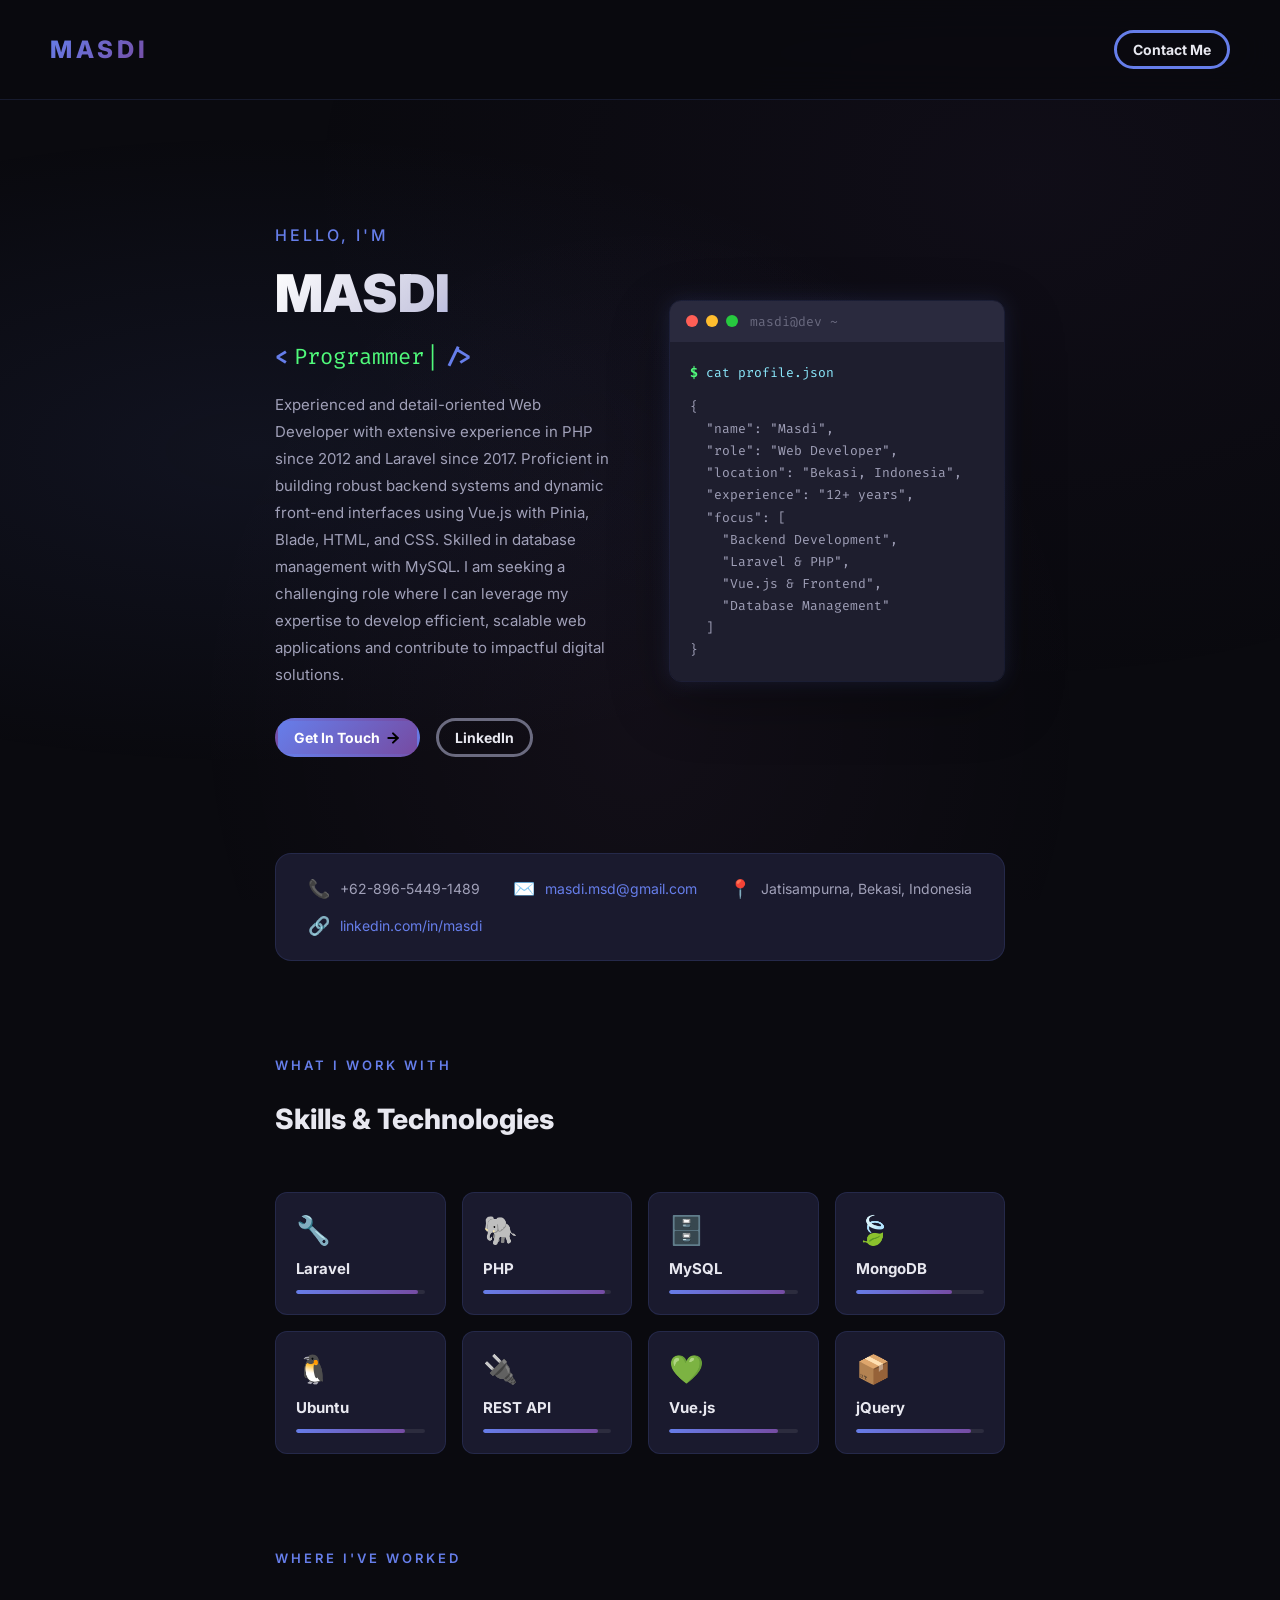
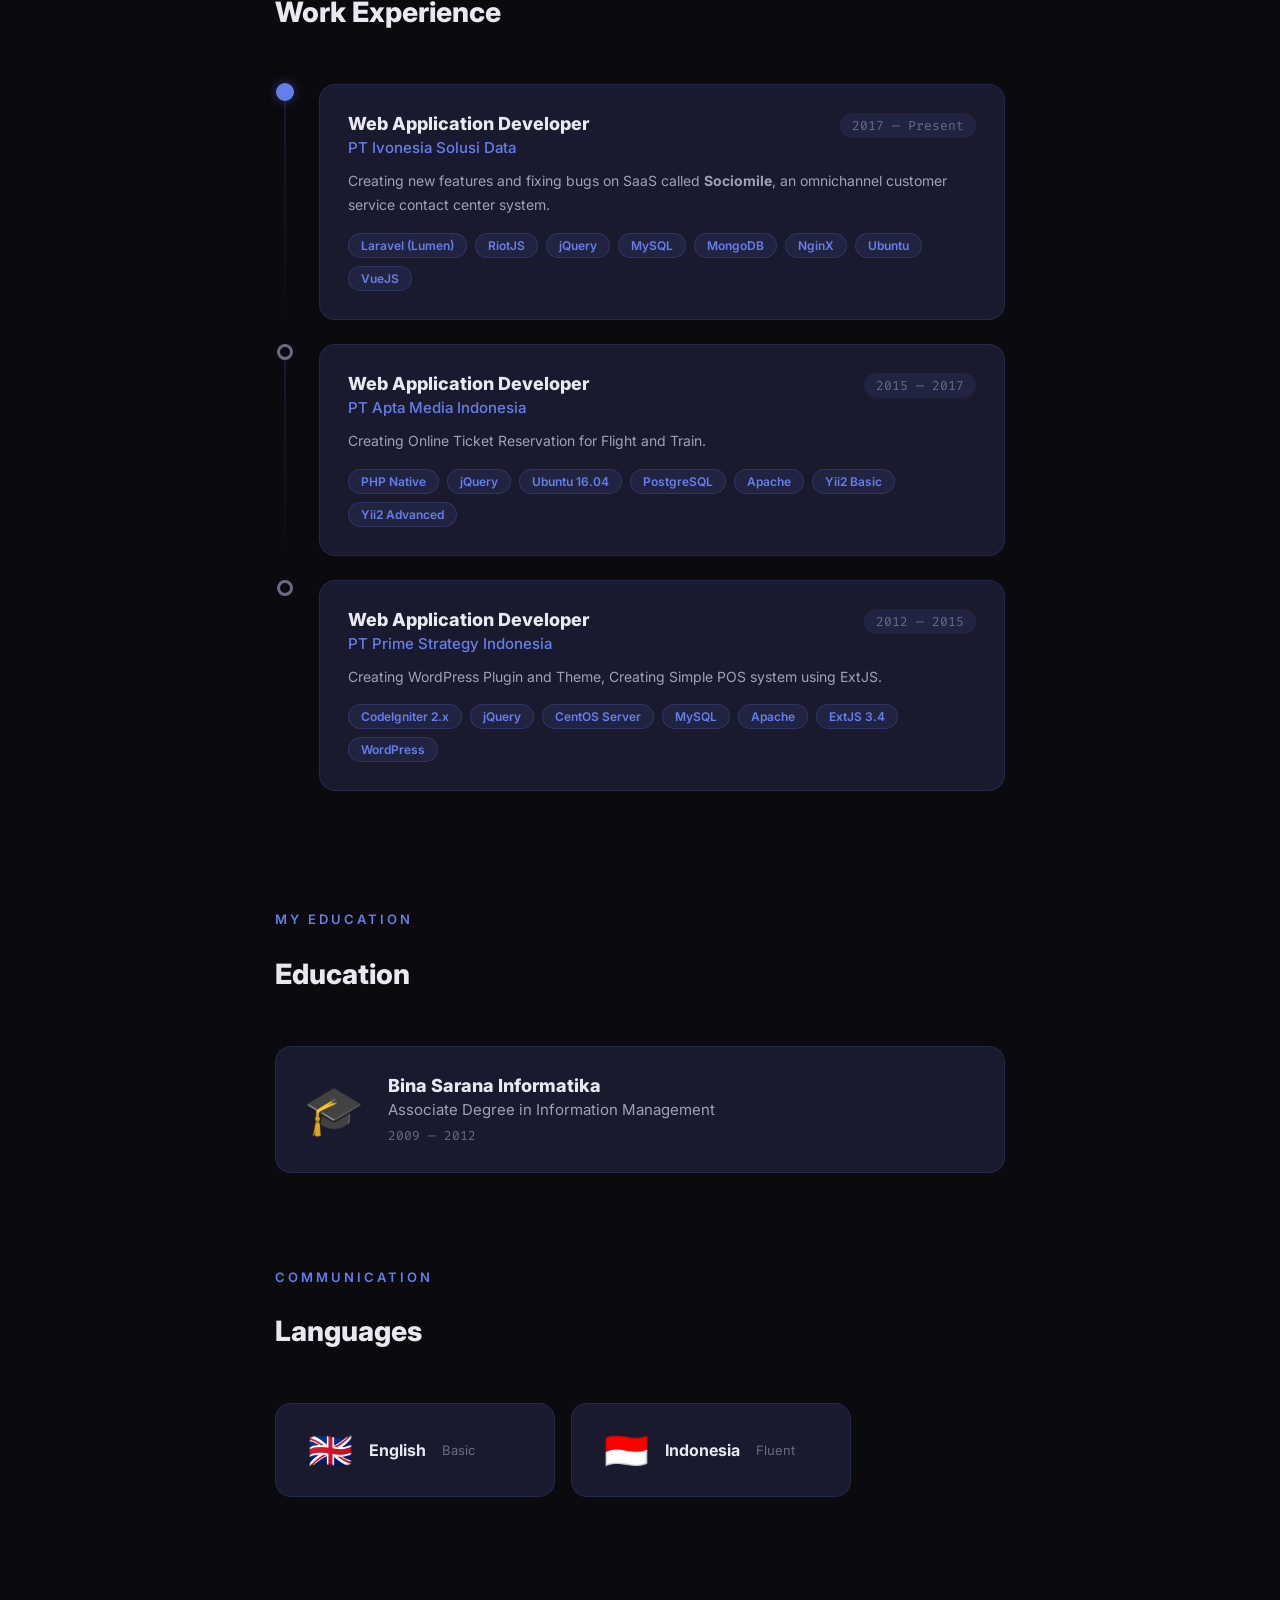
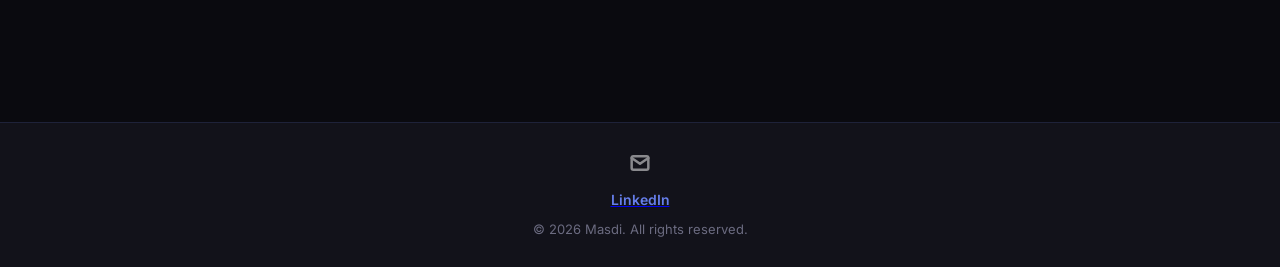
<file: index.html>
<!DOCTYPE html>
<html lang="en">

<head>
  <meta charset="utf-8">
  <link rel="icon" href="./assets/images/1311.png" />
  <title>Masdi | Web Developer</title>
  <meta name="description" content="Masdi - Experienced Web Developer specializing in PHP, Laravel, Vue.js, and MySQL.">
  <meta name="viewport" content="width=device-width, initial-scale=1" />

  <link rel="preconnect" href="https://fonts.googleapis.com">
  <link rel="preconnect" href="https://fonts.gstatic.com" crossorigin>
  <link
    href="https://fonts.googleapis.com/css2?family=Inter:wght@300;400;500;600;700;800;900&family=Fira+Code:wght@400;500&display=swap"
    rel="stylesheet">

  <link rel="stylesheet" href="./css/layout.css">
  <link rel="stylesheet" href="./css/typography.css">
  <link rel="stylesheet" href="./css/utilities.css">
  <link rel="stylesheet" href="./css/profile.css">

  <script defer src="./js/script.js"></script>
</head>

<body>
  <!-- NAVBAR -->
  <div class="navbar">
    <a class="nav-title-link" href="./index.html">
      <span class="nav-title">MASDI</span>
      <a class="button" href="mailto:masdi.msd@gmail.com">
        <span class="button-text">Contact Me</span>
      </a>
    </a>
  </div>

  <!-- MAIN PAGE CONTENT -->
  <div id="main-content">

    <!-- HERO SECTION -->
    <section id="hero-section">
      <div class="hero-content">
        <div class="hero-greeting">Hello, I'm</div>
        <h1 class="hero-name">MASDI</h1>
        <div class="hero-role">
          <span class="role-bracket">&lt;</span>
          <span class="role-text typed-text">Programmer</span>
          <span class="role-bracket">/&gt;</span>
        </div>
        <p class="hero-summary">
          Experienced and detail-oriented Web Developer with extensive experience in PHP since 2012
          and Laravel since 2017. Proficient in building robust backend systems and dynamic front-end
          interfaces using Vue.js with Pinia, Blade, HTML, and CSS. Skilled in database management
          with MySQL. I am seeking a challenging role where I can leverage my expertise to develop
          efficient, scalable web applications and contribute to impactful digital solutions.
        </p>
        <div class="hero-cta">
          <a class="button button-primary" href="mailto:masdi.msd@gmail.com">
            <span class="button-text">Get In Touch</span>
            <image src="./assets/icons/arrow-right.svg" class="right-arrow-icon" />
          </a>
          <a class="button button-outline" href="https://linkedin.com/in/masdi" target="_blank">
            <span class="button-text">LinkedIn</span>
          </a>
        </div>
      </div>
      <div class="hero-terminal">
        <div class="terminal-header">
          <div class="terminal-dots">
            <span class="dot dot-red"></span>
            <span class="dot dot-yellow"></span>
            <span class="dot dot-green"></span>
          </div>
          <span class="terminal-title">masdi@dev ~ </span>
        </div>
        <div class="terminal-body">
          <div class="terminal-line">
            <span class="terminal-prompt">$</span>
            <span class="terminal-command"> cat profile.json</span>
          </div>
          <pre class="terminal-output">{
  "name": "Masdi",
  "role": "Web Developer",
  "location": "Bekasi, Indonesia",
  "experience": "12+ years",
  "focus": [
    "Backend Development",
    "Laravel & PHP",
    "Vue.js & Frontend",
    "Database Management"
  ]
}</pre>
        </div>
      </div>
    </section>

    <!-- CONTACT INFO BAR -->
    <section id="contact-bar">
      <div class="contact-item">
        <span class="contact-icon">📞</span>
        <span class="contact-text">+62-896-5449-1489</span>
      </div>
      <div class="contact-item">
        <span class="contact-icon">✉️</span>
        <a href="mailto:masdi.msd@gmail.com" class="contact-text contact-link">masdi.msd@gmail.com</a>
      </div>
      <div class="contact-item">
        <span class="contact-icon">📍</span>
        <span class="contact-text">Jatisampurna, Bekasi, Indonesia</span>
      </div>
      <div class="contact-item">
        <span class="contact-icon">🔗</span>
        <a href="https://linkedin.com/in/masdi" target="_blank"
          class="contact-text contact-link">linkedin.com/in/masdi</a>
      </div>
    </section>

    <!-- SKILLS SECTION -->
    <section id="skills-section">
      <div class="section-header">
        <span class="section-label">What I Work With</span>
        <h2 class="subheader-text">Skills & Technologies</h2>
      </div>
      <div class="skills-grid">
        <div class="skill-card">
          <div class="skill-icon">🔧</div>
          <div class="skill-name">Laravel</div>
          <div class="skill-bar">
            <div class="skill-bar-fill" style="width: 95%"></div>
          </div>
        </div>
        <div class="skill-card">
          <div class="skill-icon">🐘</div>
          <div class="skill-name">PHP</div>
          <div class="skill-bar">
            <div class="skill-bar-fill" style="width: 95%"></div>
          </div>
        </div>
        <div class="skill-card">
          <div class="skill-icon">🗄️</div>
          <div class="skill-name">MySQL</div>
          <div class="skill-bar">
            <div class="skill-bar-fill" style="width: 90%"></div>
          </div>
        </div>
        <div class="skill-card">
          <div class="skill-icon">🍃</div>
          <div class="skill-name">MongoDB</div>
          <div class="skill-bar">
            <div class="skill-bar-fill" style="width: 75%"></div>
          </div>
        </div>
        <div class="skill-card">
          <div class="skill-icon">🐧</div>
          <div class="skill-name">Ubuntu</div>
          <div class="skill-bar">
            <div class="skill-bar-fill" style="width: 85%"></div>
          </div>
        </div>
        <div class="skill-card">
          <div class="skill-icon">🔌</div>
          <div class="skill-name">REST API</div>
          <div class="skill-bar">
            <div class="skill-bar-fill" style="width: 90%"></div>
          </div>
        </div>
        <div class="skill-card">
          <div class="skill-icon">💚</div>
          <div class="skill-name">Vue.js</div>
          <div class="skill-bar">
            <div class="skill-bar-fill" style="width: 85%"></div>
          </div>
        </div>
        <div class="skill-card">
          <div class="skill-icon">📦</div>
          <div class="skill-name">jQuery</div>
          <div class="skill-bar">
            <div class="skill-bar-fill" style="width: 90%"></div>
          </div>
        </div>
      </div>
    </section>

    <!-- WORK EXPERIENCE SECTION -->
    <section id="experience-section">
      <div class="section-header">
        <span class="section-label">Where I've Worked</span>
        <h2 class="subheader-text">Work Experience</h2>
      </div>

      <div class="timeline">
        <!-- Job 1 -->
        <div class="timeline-item">
          <div class="timeline-marker">
            <div class="timeline-dot active-dot"></div>
            <div class="timeline-line"></div>
          </div>
          <div class="timeline-content">
            <div class="timeline-header">
              <div>
                <h3 class="job-title">Web Application Developer</h3>
                <div class="company-name">PT Ivonesia Solusi Data</div>
              </div>
              <span class="timeline-date">2017 — Present</span>
            </div>
            <p class="job-description">
              Creating new features and fixing bugs on SaaS called <strong>Sociomile</strong>,
              an omnichannel customer service contact center system.
            </p>
            <div class="tech-tags">
              <span class="tech-tag">Laravel (Lumen)</span>
              <span class="tech-tag">RiotJS</span>
              <span class="tech-tag">jQuery</span>
              <span class="tech-tag">MySQL</span>
              <span class="tech-tag">MongoDB</span>
              <span class="tech-tag">NginX</span>
              <span class="tech-tag">Ubuntu</span>
              <span class="tech-tag">VueJS</span>
            </div>
          </div>
        </div>

        <!-- Job 2 -->
        <div class="timeline-item">
          <div class="timeline-marker">
            <div class="timeline-dot"></div>
            <div class="timeline-line"></div>
          </div>
          <div class="timeline-content">
            <div class="timeline-header">
              <div>
                <h3 class="job-title">Web Application Developer</h3>
                <div class="company-name">PT Apta Media Indonesia</div>
              </div>
              <span class="timeline-date">2015 — 2017</span>
            </div>
            <p class="job-description">
              Creating Online Ticket Reservation for Flight and Train.
            </p>
            <div class="tech-tags">
              <span class="tech-tag">PHP Native</span>
              <span class="tech-tag">jQuery</span>
              <span class="tech-tag">Ubuntu 16.04</span>
              <span class="tech-tag">PostgreSQL</span>
              <span class="tech-tag">Apache</span>
              <span class="tech-tag">Yii2 Basic</span>
              <span class="tech-tag">Yii2 Advanced</span>
            </div>
          </div>
        </div>

        <!-- Job 3 -->
        <div class="timeline-item">
          <div class="timeline-marker">
            <div class="timeline-dot"></div>
          </div>
          <div class="timeline-content">
            <div class="timeline-header">
              <div>
                <h3 class="job-title">Web Application Developer</h3>
                <div class="company-name">PT Prime Strategy Indonesia</div>
              </div>
              <span class="timeline-date">2012 — 2015</span>
            </div>
            <p class="job-description">
              Creating WordPress Plugin and Theme, Creating Simple POS system using ExtJS.
            </p>
            <div class="tech-tags">
              <span class="tech-tag">CodeIgniter 2.x</span>
              <span class="tech-tag">jQuery</span>
              <span class="tech-tag">CentOS Server</span>
              <span class="tech-tag">MySQL</span>
              <span class="tech-tag">Apache</span>
              <span class="tech-tag">ExtJS 3.4</span>
              <span class="tech-tag">WordPress</span>
            </div>
          </div>
        </div>
      </div>
    </section>

    <!-- EDUCATION SECTION -->
    <section id="education-section">
      <div class="section-header">
        <span class="section-label">My Education</span>
        <h2 class="subheader-text">Education</h2>
      </div>
      <div class="education-card">
        <div class="education-icon">🎓</div>
        <div class="education-details">
          <h3 class="education-school">Bina Sarana Informatika</h3>
          <div class="education-degree">Associate Degree in Information Management</div>
          <span class="education-year">2009 — 2012</span>
        </div>
      </div>
    </section>

    <!-- LANGUAGES SECTION -->
    <section id="languages-section">
      <div class="section-header">
        <span class="section-label">Communication</span>
        <h2 class="subheader-text">Languages</h2>
      </div>
      <div class="languages-grid">
        <div class="language-card">
          <div class="language-flag">🇬🇧</div>
          <div class="language-name">English</div>
          <div class="language-level">Basic</div>
        </div>
        <div class="language-card">
          <div class="language-flag">🇮🇩</div>
          <div class="language-name">Indonesia</div>
          <div class="language-level">Fluent</div>
        </div>
      </div>
    </section>

  </div>

  <!-- FOOTER -->
  <div id="footer">
    <a class="icon-link" href="mailto:masdi.msd@gmail.com">
      <image src="./assets/icons/mail.svg" class="footer-icon" />
    </a>
    <a class="icon-link" target="_blank" href="https://linkedin.com/in/masdi">
      <span class="footer-text">LinkedIn</span>
    </a>
    <div class="footer-copy">© 2026 Masdi. All rights reserved.</div>
  </div>

</body>

</html>
</file>
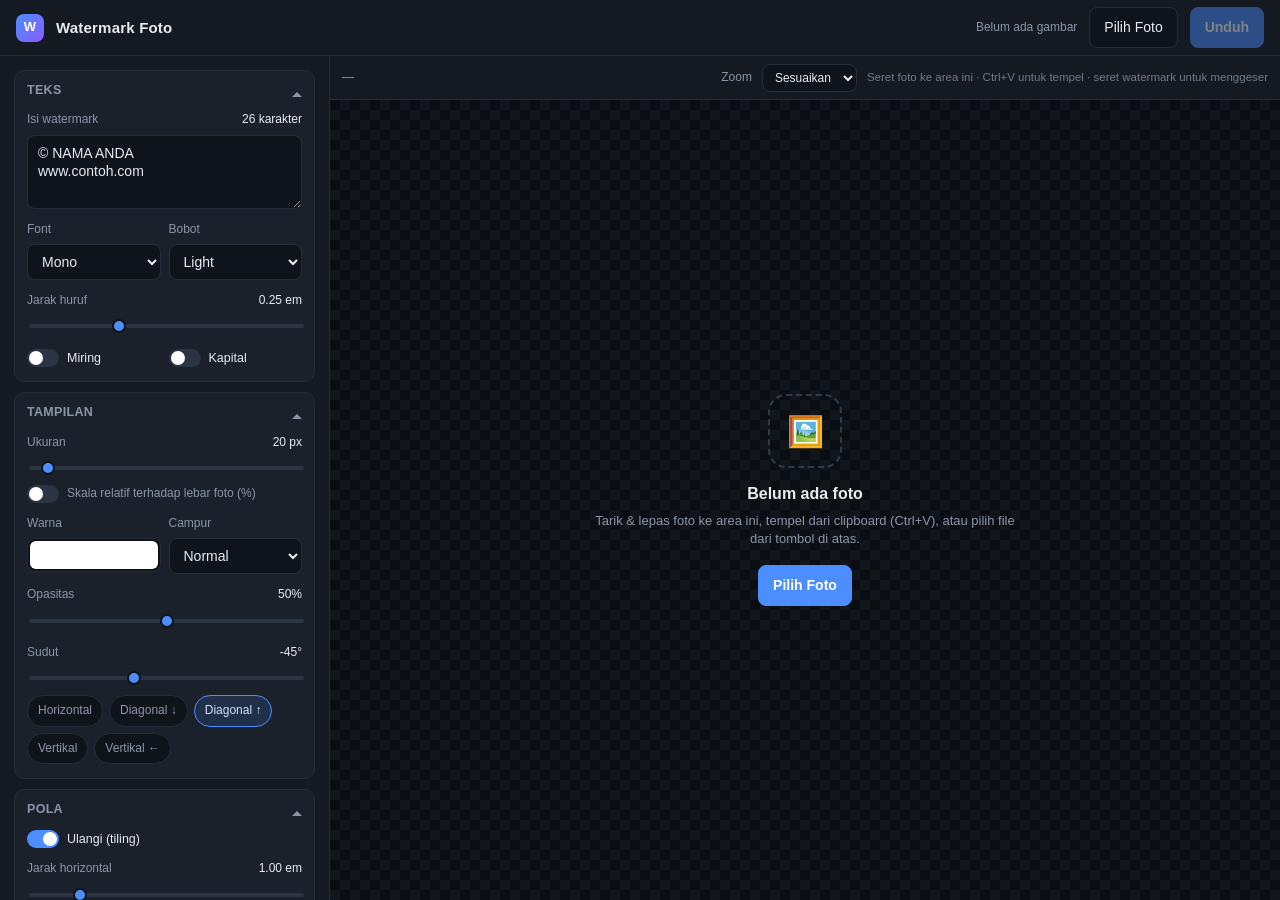
<file: watermark.html>
<!DOCTYPE html>
<html lang="id">
<head>
<meta charset="utf-8">
<meta name="viewport" content="width=device-width, initial-scale=1">
<title>Watermark Foto</title>
<style>
  :root{
    --bg:#0d1015;
    --panel:#141922;
    --panel-2:#1b212b;
    --line:#252d3a;
    --text:#e7ecf3;
    --muted:#8a96a8;
    --accent:#4c8dff;
    --accent-soft:rgba(76,141,255,.14);
    --radius:10px;
  }
  *{box-sizing:border-box}
  html,body{height:100%}
  body{
    margin:0;
    background:var(--bg);
    color:var(--text);
    font:14px/1.45 -apple-system,BlinkMacSystemFont,"Segoe UI",Roboto,Helvetica,Arial,sans-serif;
    -webkit-font-smoothing:antialiased;
  }

  header{
    height:56px;display:flex;align-items:center;gap:12px;
    padding:0 16px;border-bottom:1px solid var(--line);
    background:var(--panel);
  }
  header .logo{
    width:28px;height:28px;border-radius:8px;flex:none;
    background:linear-gradient(135deg,var(--accent),#8a5cff);
    display:grid;place-items:center;font-weight:800;font-size:13px;color:#fff;
  }
  header h1{font-size:15px;margin:0;font-weight:600;letter-spacing:.2px}
  header .spacer{flex:1}
  header .file-name{
    max-width:280px;color:var(--muted);font-size:12px;
    overflow:hidden;text-overflow:ellipsis;white-space:nowrap;
  }

  .layout{display:grid;grid-template-columns:330px 1fr;height:calc(100vh - 56px)}
  @media (max-width:920px){
    .layout{grid-template-columns:1fr;height:auto}
    .panel{max-height:none;border-right:none;border-bottom:1px solid var(--line)}
    .stage{min-height:60vh}
  }

  .panel{
    background:var(--panel);border-right:1px solid var(--line);
    overflow-y:auto;padding:14px 14px 40px;
  }
  .panel::-webkit-scrollbar{width:10px}
  .panel::-webkit-scrollbar-thumb{background:#2a3342;border-radius:10px;border:3px solid var(--panel)}

  .group{margin-bottom:10px;border:1px solid var(--line);border-radius:var(--radius);background:var(--panel-2);overflow:hidden}
  .group > summary{
    list-style:none;cursor:pointer;padding:10px 12px;
    font-weight:600;font-size:12.5px;letter-spacing:.3px;text-transform:uppercase;color:var(--muted);
    display:flex;align-items:center;gap:8px;user-select:none;
  }
  .group > summary::-webkit-details-marker{display:none}
  .group > summary::after{content:"";margin-left:auto;border:5px solid transparent;border-top-color:var(--muted);transform:translateY(2px);transition:transform .15s}
  .group[open] > summary::after{transform:rotate(180deg) translateY(-2px)}
  .group > summary:hover{color:var(--text)}
  .group .body{padding:2px 12px 14px;display:flex;flex-direction:column;gap:12px}

  .field{display:flex;flex-direction:column;gap:6px}
  .field > label,.label{
    display:flex;align-items:center;gap:8px;
    font-size:12px;color:var(--muted);
  }
  .field output{color:var(--text);font-variant-numeric:tabular-nums;font-size:12px;margin-left:auto}
  .row{display:flex;gap:8px}
  .row > *{flex:1;min-width:0}

  textarea,select,input[type=text],input[type=number]{
    width:100%;background:#0f141b;color:var(--text);
    border:1px solid var(--line);border-radius:8px;padding:8px 10px;font:inherit;outline:none;
  }
  textarea{resize:vertical;min-height:74px;line-height:1.35}
  textarea:focus,select:focus,input[type=text]:focus{border-color:var(--accent);box-shadow:0 0 0 3px var(--accent-soft)}

  input[type=range]{
    -webkit-appearance:none;appearance:none;width:100%;height:18px;background:transparent;cursor:pointer;
  }
  input[type=range]::-webkit-slider-runnable-track{height:4px;border-radius:4px;background:#2b3442}
  input[type=range]::-webkit-slider-thumb{
    -webkit-appearance:none;width:14px;height:14px;border-radius:50%;
    background:var(--accent);margin-top:-5px;border:2px solid #0f141b;
  }
  input[type=range]::-moz-range-track{height:4px;border-radius:4px;background:#2b3442}
  input[type=range]::-moz-range-thumb{width:14px;height:14px;border:2px solid #0f141b;border-radius:50%;background:var(--accent)}

  .switch{display:flex;align-items:center;gap:8px;cursor:pointer;font-size:12.5px;color:var(--text);user-select:none}
  .switch input{appearance:none;-webkit-appearance:none;width:32px;height:18px;border-radius:20px;background:#2b3442;position:relative;cursor:pointer;transition:background .15s;margin:0;flex:none}
  .switch input::after{content:"";position:absolute;top:2px;left:2px;width:14px;height:14px;border-radius:50%;background:#fff;transition:transform .15s}
  .switch input:checked{background:var(--accent)}
  .switch input:checked::after{transform:translateX(14px)}

  .presets{display:flex;flex-wrap:wrap;gap:6px}
  .presets button{
    background:#0f141b;border:1px solid var(--line);color:var(--muted);
    padding:6px 10px;border-radius:999px;font:inherit;font-size:12px;cursor:pointer;
  }
  .presets button:hover{color:var(--text);border-color:#33405a}
  .presets button.active{background:var(--accent-soft);border-color:var(--accent);color:#cfe0ff}

  input[type=color]{
    -webkit-appearance:none;appearance:none;width:100%;height:34px;padding:2px;
    background:#0f141b;border:1px solid var(--line);border-radius:8px;cursor:pointer;
  }
  input[type=color]::-webkit-color-swatch-wrapper{padding:0}
  input[type=color]::-webkit-color-swatch{border:none;border-radius:6px}
  input[type=color]::-moz-color-swatch{border:none;border-radius:6px}

  .btn{
    display:inline-flex;align-items:center;justify-content:center;gap:8px;
    padding:9px 14px;border-radius:8px;border:1px solid var(--line);
    background:#0f141b;color:var(--text);font:inherit;cursor:pointer;
  }
  .btn:hover{border-color:#33405a}
  .btn.primary{background:var(--accent);border-color:var(--accent);color:#fff;font-weight:600}
  .btn.primary:hover{filter:brightness(1.08)}
  .btn:disabled{opacity:.45;cursor:not-allowed}
  .btn.ghost{background:transparent}

  .stage{display:flex;flex-direction:column;min-width:0}
  .stage-bar{
    height:44px;display:flex;align-items:center;gap:10px;
    padding:0 12px;border-bottom:1px solid var(--line);background:var(--panel);
    font-size:12px;color:var(--muted);
  }
  .stage-bar .spacer{flex:1}
  .stage-bar select{width:auto;padding:5px 8px;font-size:12px}
  .stage-bar .zoom-label{font-variant-numeric:tabular-nums}

  .canvas-wrap{
    flex:1;overflow:auto;display:grid;place-items:center;padding:24px;
    background-color:#0a0d12;
    background-image:linear-gradient(45deg,#11161d 25%,transparent 25%),linear-gradient(-45deg,#11161d 25%,transparent 25%),linear-gradient(45deg,transparent 75%,#11161d 75%),linear-gradient(-45deg,transparent 75%,#11161d 75%);
    background-size:20px 20px;background-position:0 0,0 10px,10px -10px,-10px 0;
  }
  .canvas-wrap.dragover{outline:2px dashed var(--accent);outline-offset:-10px}
  #preview{display:none;box-shadow:0 10px 40px rgba(0,0,0,.55);border-radius:4px;cursor:grab;touch-action:none;background:#fff}
  #preview.grabbing{cursor:grabbing}
  #preview.ready{display:block}

  .empty{text-align:center;color:var(--muted);max-width:420px}
  .empty .icon{
    width:74px;height:74px;margin:0 auto 14px;border-radius:18px;
    border:2px dashed #2f3a4a;display:grid;place-items:center;font-size:30px;
  }
  .empty h2{font-size:16px;color:var(--text);margin:0 0 6px}
  .empty p{margin:0 0 16px;font-size:13px}
  .hint{font-size:11.5px;color:#6f7b8c}
  .hidden{display:none !important}
</style>
</head>
<body>

<header>
  <div class="logo">W</div>
  <h1>Watermark Foto</h1>
  <div class="spacer"></div>
  <div class="file-name" id="fileName">Belum ada gambar</div>
  <button class="btn" id="btnOpen">Pilih Foto</button>
  <button class="btn primary" id="btnDownload" disabled>Unduh</button>
  <input type="file" id="fileInput" accept="image/*" class="hidden">
</header>

<div class="layout">
  <aside class="panel">

    <details class="group" open>
      <summary>Teks</summary>
      <div class="body">
        <div class="field">
          <label>Isi watermark <output id="outChars">0 karakter</output></label>
          <textarea id="text" rows="2" placeholder="Contoh: © Nama Anda\nBaris kedua"></textarea>
        </div>
        <div class="row">
          <div class="field">
            <label>Font</label>
            <select id="font">
              <option value="system">Sistem</option>
              <option value="serif">Serif</option>
              <option value="mono" selected>Mono</option>
              <option value="rounded">Rounded</option>
              <option value="condensed">Condensed</option>
            </select>
          </div>
          <div class="field">
            <label>Bobot</label>
            <select id="weight">
              <option value="300" selected>Light</option>
              <option value="400">Normal</option>
              <option value="600">Semibold</option>
              <option value="700">Bold</option>
              <option value="900">Black</option>
            </select>
          </div>
        </div>
        <div class="field">
          <label>Jarak huruf <output id="outSpacing">0.25 em</output></label>
          <input type="range" id="spacing" min="-0.1" max="1" step="0.01" value="0.25">
        </div>
        <div class="row">
          <label class="switch"><input type="checkbox" id="italic"> Miring</label>
          <label class="switch"><input type="checkbox" id="uppercase"> Kapital</label>
        </div>
      </div>
    </details>

    <details class="group" open>
      <summary>Tampilan</summary>
      <div class="body">
        <div class="field">
          <label>Ukuran <output id="outSize">20 px</output></label>
          <input type="range" id="size" min="6" max="300" step="1" value="20">
          <label class="switch"><input type="checkbox" id="relative"> Skala relatif terhadap lebar foto (%)</label>
        </div>
        <div class="row">
          <div class="field">
            <label>Warna</label>
            <input type="color" id="color" value="#ffffff">
          </div>
          <div class="field">
            <label>Campur</label>
            <select id="blend">
              <option value="source-over">Normal</option>
              <option value="multiply">Multiply</option>
              <option value="screen">Screen</option>
              <option value="overlay">Overlay</option>
              <option value="darken">Darken</option>
              <option value="lighten">Lighten</option>
              <option value="difference">Difference</option>
            </select>
          </div>
        </div>
        <div class="field">
          <label>Opasitas <output id="outOpacity">50%</output></label>
          <input type="range" id="opacity" min="0" max="1" step="0.01" value="0.5">
        </div>
        <div class="field">
          <label>Sudut <output id="outAngle">45&deg;</output></label>
          <input type="range" id="angle" min="-180" max="180" step="1" value="-45">
          <div class="presets" id="anglePresets">
            <button type="button" data-angle="0">Horizontal</button>
            <button type="button" data-angle="45">Diagonal &darr;</button>
            <button type="button" data-angle="-45" class="active">Diagonal &uarr;</button>
            <button type="button" data-angle="90">Vertikal</button>
            <button type="button" data-angle="-90">Vertikal &larr;</button>
          </div>
        </div>
      </div>
    </details>

    <details class="group" open>
      <summary>Pola</summary>
      <div class="body">
        <label class="switch"><input type="checkbox" id="repeat" checked> Ulangi (tiling)</label>
        <div class="field">
          <label>Jarak horizontal <output id="outGapX">1.00 em</output></label>
          <input type="range" id="gapX" min="0" max="6" step="0.05" value="1">
        </div>
        <div class="field">
          <label>Jarak vertikal <output id="outGapY">2.00 em</output></label>
          <input type="range" id="gapY" min="0" max="6" step="0.05" value="2">
        </div>
        <div class="field">
          <label>Pergeseran baris <output id="outStagger">33%</output></label>
          <input type="range" id="stagger" min="0" max="1" step="0.01" value="0.33">
        </div>
        <div class="field">
          <label>Posisi horizontal <output id="outOffsetX">0%</output></label>
          <input type="range" id="offsetX" min="-50" max="50" step="0.5" value="0">
        </div>
        <div class="field">
          <label>Posisi vertikal <output id="outOffsetY">30%</output></label>
          <input type="range" id="offsetY" min="-50" max="50" step="0.5" value="30">
        </div>
        <button type="button" class="btn ghost" id="btnCenter">Kembalikan ke tengah</button>
      </div>
    </details>

    <details class="group">
      <summary>Efek</summary>
      <div class="body">
        <label class="switch"><input type="checkbox" id="shadow" checked> Bayangan teks</label>
        <label class="switch"><input type="checkbox" id="stroke"> Garis tepi (outline)</label>
        <div class="field" id="strokeColorField">
          <label>Warna garis tepi</label>
          <input type="color" id="strokeColor" value="#000000">
        </div>
        <div class="field" id="strokeWidthField">
          <label>Tebal garis tepi <output id="outStrokeWidth">2 px</output></label>
          <input type="range" id="strokeWidth" min="0.5" max="12" step="0.5" value="2">
        </div>
      </div>
    </details>

    <details class="group">
      <summary>Gambar &amp; Ekspor</summary>
      <div class="body">
        <div class="field">
          <label>Nama file</label>
          <input type="text" id="fileNameOut" placeholder="hasil-watermark">
        </div>
        <div class="row">
          <div class="field">
            <label>Format</label>
            <select id="format">
              <option value="image/png">PNG</option>
              <option value="image/jpeg">JPEG</option>
              <option value="image/webp">WebP</option>
            </select>
          </div>
          <div class="field" id="qualityField">
            <label>Kualitas <output id="outQuality">92%</output></label>
            <input type="range" id="quality" min="0.4" max="1" step="0.01" value="0.92">
          </div>
        </div>
        <div class="row">
          <button type="button" class="btn" id="btnReset">Reset Pengaturan</button>
          <button type="button" class="btn primary" id="btnDownload2">Unduh Hasil</button>
        </div>
        <div class="field">
          <label>Skala ekspor <output id="outScale">100%</output></label>
          <input type="range" id="exportScale" min="0.1" max="2" step="0.05" value="1">
        </div>
        <div class="hint">Maksimal sisi panjang 12000 px. Ekspor memakai ukuran asli foto.</div>
      </div>
    </details>

  </aside>

  <section class="stage">
    <div class="stage-bar">
      <span id="dims" class="zoom-label">—</span>
      <div class="spacer"></div>
      <span>Zoom</span>
      <select id="zoom">
        <option value="fit">Sesuaikan</option>
        <option value="0.25">25%</option>
        <option value="0.5">50%</option>
        <option value="1">100%</option>
        <option value="2">200%</option>
      </select>
      <span class="hint" id="hint">Seret foto ke area ini &middot; Ctrl+V untuk tempel &middot; seret watermark untuk menggeser</span>
    </div>
    <div class="canvas-wrap" id="canvasWrap">
      <div class="empty" id="empty">
        <div class="icon">🖼️</div>
        <h2>Belum ada foto</h2>
        <p>Tarik &amp; lepas foto ke area ini, tempel dari clipboard (Ctrl+V), atau pilih file dari tombol di atas.</p>
        <button class="btn primary" id="btnOpen2">Pilih Foto</button>
      </div>
      <canvas id="preview"></canvas>
    </div>
  </section>
</div>

<script>
(function(){
  "use strict";

  const FONTS = {
    system: '-apple-system, BlinkMacSystemFont, "Segoe UI", Roboto, Helvetica, Arial, sans-serif',
    serif: 'Georgia, "Times New Roman", Times, serif',
    mono: 'ui-monospace, SFMono-Regular, Menlo, Consolas, "Liberation Mono", monospace',
    rounded: '"SF Pro Rounded", "Hiragino Maru Gothic ProN", "Trebuchet MS", system-ui, sans-serif',
    condensed: 'Impact, Haettenschweiler, "Arial Narrow Bold", "Franklin Gothic Bold", sans-serif'
  };

  const SEPARATOR = ' ·';

  const DEFAULTS = {
    text: '© NAMA ANDA\nwww.contoh.com',
    font: 'mono',
    weight: 300,
    italic: false,
    uppercase: false,
    spacing: 0.25,
    size: 20,
    relative: false,
    color: '#ffffff',
    blend: 'source-over',
    opacity: 0.5,
    angle: -45,
    repeat: true,
    gapX: 1,
    gapY: 2,
    stagger: 0.33,
    offsetX: 0,
    offsetY: 30,
    shadow: true,
    stroke: false,
    strokeColor: '#000000',
    strokeWidth: 2,
    format: 'image/png',
    quality: 0.92,
    exportScale: 1
  };

  const $ = (sel) => document.querySelector(sel);
  const canvas = $('#preview');
  const ctx = canvas.getContext('2d');
  const wrap = $('#canvasWrap');

  const state = Object.assign({}, DEFAULTS, loadSettings());
  let bitmap = null;
  let baseName = 'hasil-watermark';
  let frame = 0;

  function loadSettings(){
    try{
      const raw = localStorage.getItem('watermark.settings.v2');
      return raw ? JSON.parse(raw) : {};
    }catch(err){ return {}; }
  }
  function saveSettings(){
    try{
      const keep = ['format','quality','exportScale','font','weight','italic','uppercase','blend','shadow','stroke','strokeColor','strokeWidth'];
      const out = {};
      keep.concat(['text','spacing','size','relative','color','opacity','angle','repeat','gapX','gapY','stagger','offsetX','offsetY']).forEach(k => out[k] = state[k]);
      localStorage.setItem('watermark.settings.v2', JSON.stringify(out));
    }catch(err){}
  }

  function readLines(){
    let raw = String(state.text == null ? '' : state.text);
    if(state.uppercase) raw = raw.toUpperCase();
    return raw.split(/\r?\n/).map(line => {
      const trimmed = line.replace(/\s+$/, '');
      if(!trimmed.trim() || trimmed.slice(-1) === SEPARATOR.slice(-1)) return line;
      return trimmed + SEPARATOR;
    });
  }

  function charWidths(ctx, line, sp){
    const widths = new Array(line.length);
    let total = 0;
    for(let i = 0; i < line.length; i++){
      const w = ctx.measureText(line[i]).width;
      widths[i] = w;
      total += w;
    }
    return { widths, total: total + sp * Math.max(0, line.length - 1) };
  }

  function drawLine(ctx, line, widths, sp, x, y){
    for(let i = 0; i < line.length; i++){
      const ch = line[i];
      if(state.stroke && state.strokeWidth > 0){
        ctx.strokeText(ch, x, y);
      }
      ctx.fillText(ch, x, y);
      x += widths[i] + sp;
    }
  }

  function drawWatermark(ctx, W, H){
    const lines = readLines();
    if(!lines.length) return;
    const fontPx = state.relative ? Math.max(1, W * state.size / 100) : Math.max(1, state.size);
    const sp = state.spacing * fontPx;

    ctx.save();
    ctx.globalAlpha = state.opacity;
    ctx.globalCompositeOperation = state.blend;
    ctx.font = (state.italic ? 'italic ' : '') + state.weight + ' ' + fontPx + 'px ' + FONTS[state.font] + FONTS.system;
    ctx.textAlign = 'left';
    ctx.textBaseline = 'alphabetic';
    ctx.lineJoin = 'round';
    ctx.miterLimit = 2;

    if(state.shadow){
      ctx.shadowColor = 'rgba(0,0,0,' + Math.min(1, state.opacity * 1.6).toFixed(3) + ')';
      ctx.shadowBlur = fontPx * 0.18;
      ctx.shadowOffsetY = fontPx * 0.06;
    }
    if(state.stroke){
      ctx.strokeStyle = state.strokeColor;
      ctx.lineWidth = Math.max(0.1, state.strokeWidth * (state.relative ? W / 1000 : 1));
    }
    ctx.fillStyle = state.color;

    const metrics = lines.map(line => charWidths(ctx, line, sp));
    const probe = ctx.measureText('HxgÁ|');
    const asc = probe.actualBoundingBoxAscent || fontPx * 0.75;
    const desc = probe.actualBoundingBoxDescent || fontPx * 0.25;
    const boxH = asc + desc;
    const stepY = boxH + state.gapY * fontPx;
    const maxW = metrics.reduce((m, x) => Math.max(m, x.total), 1);
    const stepX = maxW + state.gapX * fontPx;

    ctx.translate(W / 2 + (state.offsetX / 100) * W, H / 2 + (state.offsetY / 100) * H);
    ctx.rotate(state.angle * Math.PI / 180);

    const cells = [];
    if(state.repeat){
      const diag = Math.hypot(W, H) + fontPx * 2 + Math.abs(state.offsetX / 100) * W + Math.abs(state.offsetY / 100) * H;
      const cols = Math.ceil(diag / Math.max(1, stepX)) + 2;
      const rows = Math.ceil(diag / Math.max(1, stepY)) + 2;
      const ox = -((cols - 1) * stepX) / 2;
      const oy = -((rows - 1) * stepY) / 2;
      for(let r = 0; r < rows; r++){
        const shift = (r % 2 ? 1 : -1) * state.stagger * stepX * 0.5;
        for(let c = 0; c < cols; c++){
          cells.push({ x: ox + c * stepX + shift, y: oy + r * stepY });
        }
      }
    }else{
      cells.push({ x: 0, y: 0 });
    }

    for(const cell of cells){
      const blockTop = cell.y - (lines.length * stepY) / 2;
      for(let i = 0; i < lines.length; i++){
        const line = lines[i];
        if(!line || !line.trim()) continue;
        const m = metrics[i];
        const left = cell.x - maxW / 2 + (maxW - m.total) / 2;
        const baseline = blockTop + i * stepY + (asc - desc) / 2;
        drawLine(ctx, line, m.widths, sp, left, baseline);
      }
    }

    ctx.restore();
  }

  function paint(){
    if(!bitmap) return;
    const scale = displayScale();
    const dw = Math.max(1, Math.round(bitmap.width * scale));
    const dh = Math.max(1, Math.round(bitmap.height * scale));
    const dpr = Math.min(window.devicePixelRatio || 1, 2);
    const pw = Math.min(Math.round(dw * dpr), 12000);
    const ph = Math.min(Math.round(dh * dpr), 12000);

    if(canvas.width !== pw || canvas.height !== ph){
      canvas.width = pw;
      canvas.height = ph;
    }
    canvas.style.width = dw + 'px';
    canvas.style.height = dh + 'px';

    ctx.setTransform(1, 0, 0, 1, 0, 0);
    ctx.clearRect(0, 0, pw, ph);
    ctx.imageSmoothingEnabled = true;
    ctx.imageSmoothingQuality = 'high';
    ctx.drawImage(bitmap, 0, 0, pw, ph);
    ctx.setTransform(pw / dw, 0, 0, ph / dh, 0, 0);
    drawWatermark(ctx, dw, dh);

    $('#dims').textContent = bitmap.width + ' × ' + bitmap.height + ' px  ·  ' + Math.round(scale * 100) + '%';
  }

  function schedule(){
    if(frame) return;
    frame = requestAnimationFrame(() => { frame = 0; paint(); });
  }

  function displayScale(){
    if(!bitmap) return 1;
    const mode = $('#zoom').value;
    if(mode === 'fit'){
      const pad = 48;
      const aw = Math.max(120, wrap.clientWidth - pad);
      const ah = Math.max(120, wrap.clientHeight - pad);
      return Math.min(aw / bitmap.width, ah / bitmap.height, 4);
    }
    return parseFloat(mode);
  }

  function renderControls(){
    $('#text').value = state.text;
    $('#font').value = state.font;
    $('#weight').value = state.weight;
    $('#italic').checked = state.italic;
    $('#uppercase').checked = state.uppercase;
    $('#spacing').value = state.spacing;
    $('#size').value = state.size;
    $('#relative').checked = state.relative;
    $('#color').value = state.color;
    $('#blend').value = state.blend;
    $('#opacity').value = state.opacity;
    $('#angle').value = state.angle;
    $('#repeat').checked = state.repeat;
    $('#gapX').value = state.gapX;
    $('#gapY').value = state.gapY;
    $('#stagger').value = state.stagger;
    $('#offsetX').value = state.offsetX;
    $('#offsetY').value = state.offsetY;
    $('#shadow').checked = state.shadow;
    $('#stroke').checked = state.stroke;
    $('#strokeColor').value = state.strokeColor;
    $('#strokeWidth').value = state.strokeWidth;
    $('#format').value = state.format;
    $('#quality').value = state.quality;
    $('#exportScale').value = state.exportScale;
    updateOutputs();
  }

  function updateOutputs(){
    const chars = String(state.text == null ? '' : state.text).length;
    $('#outChars').textContent = chars + ' karakter';
    $('#outSpacing').textContent = state.spacing.toFixed(2) + ' em';
    $('#outSize').textContent = state.relative ? state.size + '% lebar' : state.size + ' px';
    $('#size').min = state.relative ? 1 : 6;
    $('#size').max = state.relative ? 40 : 300;
    $('#outOpacity').textContent = Math.round(state.opacity * 100) + '%';
    $('#outAngle').textContent = state.angle + '°';
    $('#outGapX').textContent = state.gapX.toFixed(2) + ' em';
    $('#outGapY').textContent = state.gapY.toFixed(2) + ' em';
    $('#outStagger').textContent = Math.round(state.stagger * 100) + '%';
    $('#outOffsetX').textContent = state.offsetX + '%';
    $('#outOffsetY').textContent = state.offsetY + '%';
    $('#outStrokeWidth').textContent = state.strokeWidth + ' px';
    $('#outQuality').textContent = Math.round(state.quality * 100) + '%';
    $('#outScale').textContent = Math.round(state.exportScale * 100) + '%';

    $('#strokeColorField').classList.toggle('hidden', !state.stroke);
    $('#strokeWidthField').classList.toggle('hidden', !state.stroke);
    const raster = state.format !== 'image/png';
    $('#qualityField').classList.toggle('hidden', !raster);

    document.querySelectorAll('#anglePresets button').forEach(btn => {
      btn.classList.toggle('active', Number(btn.dataset.angle) === state.angle);
    });
  }

  function bind(id, prop){
    const el = $(id);
    const isCheck = el.type === 'checkbox';
    const isNum = el.type === 'range';
    const handler = () => {
      state[prop] = isCheck ? el.checked : (isNum ? parseFloat(el.value) : el.value);
      updateOutputs();
      saveSettings();
      schedule();
    };
    el.addEventListener(isCheck ? 'change' : 'input', handler);
  }

  bind('#text', 'text');
  bind('#font', 'font');
  bind('#weight', 'weight');
  bind('#italic', 'italic');
  bind('#uppercase', 'uppercase');
  bind('#spacing', 'spacing');
  bind('#size', 'size');
  bind('#relative', 'relative');
  bind('#color', 'color');
  bind('#blend', 'blend');
  bind('#opacity', 'opacity');
  bind('#angle', 'angle');
  bind('#repeat', 'repeat');
  bind('#gapX', 'gapX');
  bind('#gapY', 'gapY');
  bind('#stagger', 'stagger');
  bind('#offsetX', 'offsetX');
  bind('#offsetY', 'offsetY');
  bind('#shadow', 'shadow');
  bind('#stroke', 'stroke');
  bind('#strokeColor', 'strokeColor');
  bind('#strokeWidth', 'strokeWidth');
  bind('#format', 'format');
  bind('#quality', 'quality');
  bind('#exportScale', 'exportScale');

  document.querySelectorAll('#anglePresets button').forEach(btn => {
    btn.addEventListener('click', () => {
      state.angle = Number(btn.dataset.angle);
      $('#angle').value = state.angle;
      updateOutputs();
      saveSettings();
      schedule();
    });
  });

  $('#btnCenter').addEventListener('click', () => {
    state.offsetX = 0;
    state.offsetY = 0;
    $('#offsetX').value = 0;
    $('#offsetY').value = 0;
    updateOutputs();
    saveSettings();
    schedule();
  });

  $('#btnReset').addEventListener('click', () => {
    const format = state.format, quality = state.quality, exportScale = state.exportScale;
    Object.assign(state, DEFAULTS, { format, quality, exportScale });
    renderControls();
    saveSettings();
    schedule();
  });

  $('#zoom').addEventListener('change', schedule);
  window.addEventListener('resize', schedule);

  async function loadFile(file){
    if(!file || !/^image\//.test(file.type)) return;
    try{
      let bmp;
      if(window.createImageBitmap){
        try{ bmp = await createImageBitmap(file, { imageOrientation: 'from-image' }); }
        catch(err){ bmp = await createImageBitmap(file); }
      }else{
        bmp = await new Promise((resolve, reject) => {
          const img = new Image();
          const url = URL.createObjectURL(file);
          img.onload = () => { URL.revokeObjectURL(url); resolve(img); };
          img.onerror = () => { URL.revokeObjectURL(url); reject(new Error('decode')); };
          img.src = url;
        });
      }
      if(bitmap && typeof bitmap.close === 'function') bitmap.close();
      bitmap = bmp;
      baseName = file.name.replace(/\.[^.]+$/, '') || 'foto';
      $('#fileName').textContent = file.name;
      $('#fileNameOut').value = baseName + '-watermark';
      $('#empty').classList.add('hidden');
      canvas.classList.add('ready');
      $('#btnDownload').disabled = false;
      $('#btnDownload2').disabled = false;
      $('#zoom').value = 'fit';
      paint();
    }catch(err){
      alert('Gagal memuat gambar.');
    }
  }

  const fileInput = $('#fileInput');
  $('#btnOpen').addEventListener('click', () => fileInput.click());
  $('#btnOpen2').addEventListener('click', () => fileInput.click());
  fileInput.addEventListener('change', (e) => {
    const f = e.target.files && e.target.files[0];
    if(f) loadFile(f);
    fileInput.value = '';
  });

  ['dragenter','dragover'].forEach(name => {
    wrap.addEventListener(name, (e) => { e.preventDefault(); wrap.classList.add('dragover'); });
  });
  ['dragleave','drop'].forEach(name => {
    wrap.addEventListener(name, (e) => { e.preventDefault(); wrap.classList.remove('dragover'); });
  });
  wrap.addEventListener('drop', (e) => {
    const dt = e.dataTransfer;
    if(!dt) return;
    const file = dt.files && dt.files[0];
    if(file) loadFile(file);
  });

  window.addEventListener('paste', (e) => {
    const items = e.clipboardData && e.clipboardData.items;
    if(!items) return;
    for(const item of items){
      if(item.type && item.type.indexOf('image/') === 0){
        loadFile(item.getAsFile());
        break;
      }
    }
  });

  let dragging = false;
  let dragStart = { x: 0, y: 0, ox: 0, oy: 0 };

  canvas.addEventListener('pointerdown', (e) => {
    if(!bitmap) return;
    dragging = true;
    canvas.classList.add('grabbing');
    canvas.setPointerCapture(e.pointerId);
    dragStart = { x: e.clientX, y: e.clientY, ox: state.offsetX, oy: state.offsetY };
  });

  canvas.addEventListener('pointermove', (e) => {
    if(!dragging || !bitmap) return;
    const scale = displayScale();
    const w = bitmap.width * scale;
    const h = bitmap.height * scale;
    let ox = dragStart.ox + ((e.clientX - dragStart.x) / w) * 100;
    let oy = dragStart.oy + ((e.clientY - dragStart.y) / h) * 100;
    ox = Math.max(-50, Math.min(50, ox));
    oy = Math.max(-50, Math.min(50, oy));
    state.offsetX = Math.round(ox * 2) / 2;
    state.offsetY = Math.round(oy * 2) / 2;
    $('#offsetX').value = state.offsetX;
    $('#offsetY').value = state.offsetY;
    updateOutputs();
    schedule();
  });

  function endDrag(e){
    if(!dragging) return;
    dragging = false;
    canvas.classList.remove('grabbing');
    saveSettings();
    if(e && e.pointerId != null && canvas.hasPointerCapture && canvas.hasPointerCapture(e.pointerId)){
      canvas.releasePointerCapture(e.pointerId);
    }
  }
  canvas.addEventListener('pointerup', endDrag);
  canvas.addEventListener('pointercancel', endDrag);

  function renderExport(){
    const maxSide = 12000;
    let scale = state.exportScale;
    const longest = Math.max(bitmap.width, bitmap.height);
    if(longest * scale > maxSide) scale = maxSide / longest;
    const W = Math.max(1, Math.round(bitmap.width * scale));
    const H = Math.max(1, Math.round(bitmap.height * scale));

    const out = document.createElement('canvas');
    out.width = W;
    out.height = H;
    const octx = out.getContext('2d');
    if(state.format === 'image/jpeg'){
      octx.fillStyle = '#ffffff';
      octx.fillRect(0, 0, W, H);
    }
    octx.imageSmoothingEnabled = true;
    octx.imageSmoothingQuality = 'high';
    octx.drawImage(bitmap, 0, 0, W, H);
    drawWatermark(octx, W, H);
    return out;
  }

  async function download(){
    if(!bitmap) return;
    const btn = $('#btnDownload');
    const label = btn.textContent;
    btn.disabled = true;
    btn.textContent = 'Memproses…';
    try{
      const out = renderExport();
      const blob = await new Promise(resolve => out.toBlob(resolve, state.format, state.quality));
      if(!blob) throw new Error('encode');
      const ext = state.format === 'image/png' ? 'png' : (state.format === 'image/webp' ? 'webp' : 'jpg');
      let name = ($('#fileNameOut').value || baseName + '-watermark').trim() || 'hasil';
      if(!/\.[a-z0-9]+$/i.test(name)) name += '.' + ext;
      const url = URL.createObjectURL(blob);
      const a = document.createElement('a');
      a.href = url;
      a.download = name;
      document.body.appendChild(a);
      a.click();
      a.remove();
      setTimeout(() => URL.revokeObjectURL(url), 4000);
    }catch(err){
      alert('Gagal membuat file. Coba format lain atau perkecil skala ekspor.');
    }finally{
      btn.disabled = false;
      btn.textContent = label;
      $('#btnDownload2').disabled = false;
    }
  }

  $('#btnDownload').addEventListener('click', download);
  $('#btnDownload2').addEventListener('click', () => {
    const b = $('#btnDownload');
    b.textContent = 'Memproses…';
    download();
  });

  document.addEventListener('keydown', (e) => {
    if(e.key === 'Escape'){
      state.offsetX = 0; state.offsetY = 0;
      $('#offsetX').value = 0; $('#offsetY').value = 0;
      updateOutputs(); saveSettings(); schedule();
    }
  });

  renderControls();
  schedule();
})();
</script>
</body>
</html>
</file>
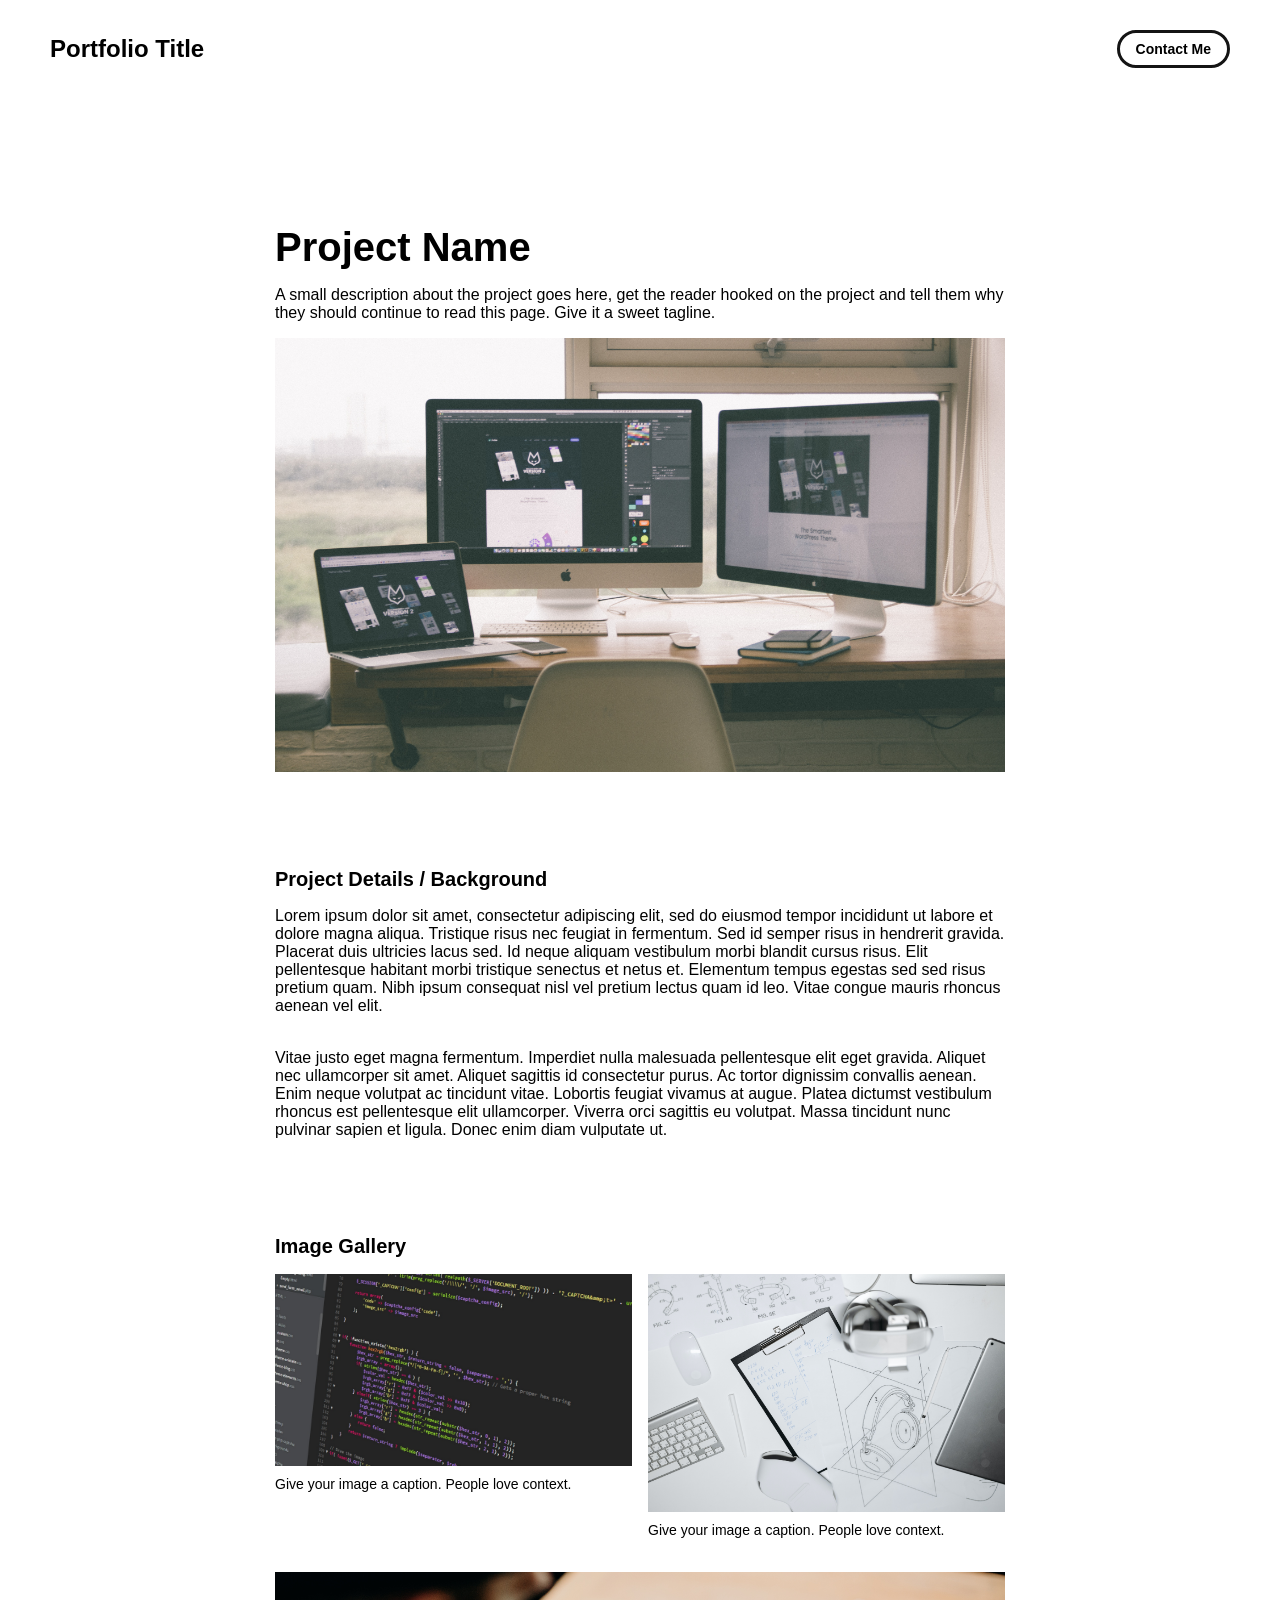
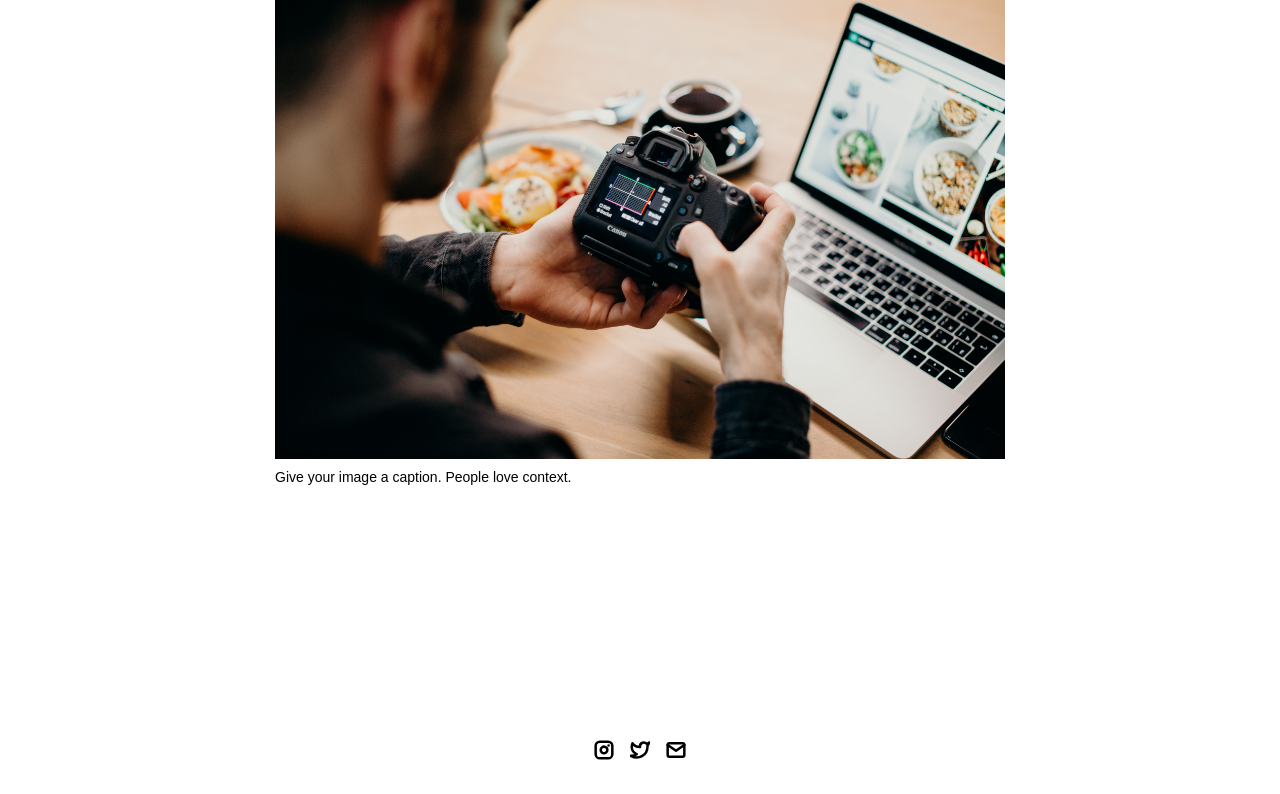
<file: project-pages/project-template.html>
<!-- 
  IMPORTANT! 
  
  Keep this file unchanged to use as a template for all future project pages. 

  For every new project you add to your portfolio, make a copy of this file in the
  'project-pages' folder with a name related to the project.
-->


<!DOCTYPE html>
<html lang="en">
	<head>
		<meta charset="utf-8">
    <!-- 
      TODO

      Upload your Unemployable (or whatever photo you like) to the assets/images folder
      and change the name of the image below to match the uploaded one

      Change the title in the <title> tag to whatever you would like the title of your portfolio to be

      This should be the same across all pages.
     -->
     <link rel="icon" href="../assets/images/1311.png" />
     <title>Unemployables Portfolio</title>
    <meta name="description" content="A portfolio template for the Unemployables community.">
    <meta name="viewport" content="width=device-width, initial-scale=1" />

		<link rel="stylesheet" href="../css/layout.css">
    <link rel="stylesheet" href="../css/typography.css">
    <link rel="stylesheet" href="../css/utilities.css">

		<script defer src="../js/script.js"></script>
	</head>
	<body>
    <!-- NAVBAR -->
    <div class="navbar">
      <a class="nav-title-link" href="../index.html">
        <!-- 
          TODO - Change the "Portfolio Title" to whatever you want displayed in the top left

          (this should be the same across all pages)
         -->
        <span class="nav-title">Portfolio Title</span>
        <!-- 
          TODO - Change the email after 'mailto:' to your email address for contact 
        
          (this should be the same across all pages)
        -->
        <a class="button" href="mailto:whitevans.eth@gmail.com">
          <span class="button-text">Contact Me</span>
        </a>
      </a>
    </div>

    <!-- MAIN PAGE CONTENT -->
    <div id="main-content">

      <!-- PROJECT HEADER -->
      <div id="project-header">
          <!-- 
            TODO

            - Change the 'main-title' text to the name of your project
            - Change the 'body-text' text to a short and sweet description of your project (maybe the same as the one on the project card)
            - Change "desktop.jpeg" to the image filename you uploaded in the assets/images folder.
          -->
        <div class="main-title">Project Name</div>
        <div class="body-text">A small description about the project goes here, get the reader hooked on the project and tell them why they should continue to read this page. Give it a sweet tagline.</div>
        <image class="project-header-image" src="../assets/images/desktop.jpeg">
      </div>

      <!-- PROJECT DETAILS -->
      <!-- 
        TODO

        - Change the 'subheader-text' to whatever header you want for project details
        - Add paragraphs using the <div class="body-text"></div> elements in the "project-details-content"
      -->
      <div id="project-details">
        <div class="subheader-text">Project Details / Background</div>
        <div class="project-details-content">
          <div class="body-text">Lorem ipsum dolor sit amet, consectetur adipiscing elit, sed do eiusmod tempor incididunt ut labore et dolore magna aliqua. Tristique risus nec feugiat in fermentum. Sed id semper risus in hendrerit gravida. Placerat duis ultricies lacus sed. Id neque aliquam vestibulum morbi blandit cursus risus. Elit pellentesque habitant morbi tristique senectus et netus et. Elementum tempus egestas sed sed risus pretium quam. Nibh ipsum consequat nisl vel pretium lectus quam id leo. Vitae congue mauris rhoncus aenean vel elit.</div>
          <div class="body-text">Vitae justo eget magna fermentum. Imperdiet nulla malesuada pellentesque elit eget gravida. Aliquet nec ullamcorper sit amet. Aliquet sagittis id consectetur purus. Ac tortor dignissim convallis aenean. Enim neque volutpat ac tincidunt vitae. Lobortis feugiat vivamus at augue. Platea dictumst vestibulum rhoncus est pellentesque elit ullamcorper. Viverra orci sagittis eu volutpat. Massa tincidunt nunc pulvinar sapien et ligula. Donec enim diam vulputate ut.</div>
        </div>
      </div>

      <!-- IMAGE GALLERY -->
      <div id="project-gallery">
        <!-- TODO - Change the 'subheader-text' to whatever you want the Gallery section header to say -->
        <div class="subheader-text">Image Gallery</div>
        <div class="project-gallery-content">
            <!-- 
              TODO

              This is where the images in the gallery live. Here's a simple gallery image for you to copy:

              Full Width Image:

                <div class="gallery-image-container">
                  <img src="../assets/images/IMAGE_NAME" class="gallery-image">
                  <span class="image-caption">IMAGE_CAPTION</span>
                </div>

              Half Width Image: 

                <div class="gallery-image-container half-width">
                  <img src="../assets/images/IMAGE_NAME" class="gallery-image">
                  <span class="image-caption">IMAGE_CAPTION</span>
                </div>

              - To add an image to the this area, copy one of the above, paste it below this comment, and change the following:
                  - IMAGE_NAME: the name of the image file in assets/images
                  - IMAGE_CAPTION: to the caption of the image
            -->
            <div class="gallery-image-container half-width">
              <img src="../assets/images/code.jpeg" class="gallery-image">
              <span class="image-caption">Give your image a caption. People love context.</span>
            </div>
            <div class="gallery-image-container half-width">
              <img src="../assets/images/sketchbook.jpeg" class="gallery-image">
              <span class="image-caption">Give your image a caption. People love context.</span>
            </div>
            <div class="gallery-image-container">
              <img src="../assets/images/camera.jpeg" class="gallery-image">
              <span class="image-caption">Give your image a caption. People love context.</span>
            </div>
        </div>
      </div>
    </div>

    <!-- FOOTER -->
    <div id="footer">
      <!-- 
        TODO - Change href to your Instagram account (can also delete entire "a" element if no Instagram) 

        This should be the same across all pages.
      -->
      <a class="icon-link" target="_blank" href="https://twitter.com/whitevans_eth">
        <image src="../assets/icons/instagram.svg" class="footer-icon"/>
      </a>
      <!-- 
        TODO - Change href to your Twitter account (can also delete entire "a" element if no Twitter) 
      
        This should be the same across all pages.
      -->
      <a class="icon-link" target="_blank" href="https://twitter.com/whitevans_eth">
        <image src="../assets/icons/twitter.svg" class="footer-icon"/>
      </a>
      <!-- 
        TODO - Change the email after "mailto" to your contact email 
      
        This should be the same across all pages.
      -->
      <a class="icon-link" href="mailto:whitevans.eth@gmail.com">
        <image src="../assets/icons/mail.svg" class="footer-icon"/>
      </a>
    </div>

	</body>
</html>
</file>
<file: css/layout.css>
* {
  box-sizing: border-box;
}

html {
  text-size-adjust: none;
  -webkit-text-size-adjust: none;
  -moz-text-size-adjust: none;
  -ms-text-size-adjust: none;
}

body {
  margin: 0;
  -webkit-font-smoothing: antialiased;
  -moz-osx-font-smoothing: grayscale;
}




/* Main Page Layout */

#main-content {
  margin: 225px 425px;
  display: flex;
  flex-direction: column;
  gap: 96px;
}




/* Portfolio Header */

#portfolio-header {
  display: flex;
  gap: 20px;
  align-items: center;
}

#portfolio-header-image-container {
  display: flex;
  flex-direction: column;
  gap: 10px;
  flex-basis: 50%;
}

.portfolio-header-image {
  width: 100%;
  height: auto;
}

#portfolio-header-text-container {
  display: flex;
  flex-direction: column;
  gap: 34px;
  flex-basis: 50%;
}




/* About Section */

#about-section {
  display: flex;
  flex-direction: column;
  gap: 16px;
}

.about-section-content {
  display: flex;
  flex-direction: column;
  gap: 34px;
}




/* Project Section */

#my-work-section {
  display: flex;
  flex-direction: column;
  gap: 16px;
}

.projects-container {
  display: flex;
  gap: 34px 16px;
  flex-wrap: wrap;
}

    /* Project Cards */

    .project-card {
      max-width: calc((100% - 32px) / 3);
      display: flex;
      flex-direction: column;
      gap: 34px;
    }

    .project-card-text-container {
      flex-direction: column;
      display: flex;
      gap: 16px
    }

    .project-image {
      width: 100%;
      height: 200px;
      object-fit: cover;
      object-position: center;
    }




/* Project Pages */

#project-header {
  display: flex;
  flex-direction: column;
  gap: 16px;
}

.project-header-image {
  width: 100%;
  height: auto;
}

#project-details {
  display: flex;
  flex-direction: column;
  gap: 16px;
}

.project-details-content {
  display: flex;
  flex-direction: column;
  gap: 34px;
}

    /* Project Gallery */

    #project-gallery {
      display: flex;
      flex-direction: column;
      gap: 16px;
    }

    .project-gallery-content {
      display: flex;
      flex-wrap: wrap;
      gap: 34px 16px;
    }

    .gallery-image-container {
      width: 100%;
      display: flex;
      flex-direction: column;
      gap: 10px;
    }

    .gallery-image-container.half-width {
      width: calc((100% - 16px) / 2);
    }

    .gallery-image {
      width: 100%;
      height: auto;
    }


/* Extra Extra large devices (large laptops and desktops, 1200px and below) */
@media only screen and (max-width: 1600px) {
  #main-content {
    margin: 225px 275px;
  }
}

/* Extra large devices (large laptops and desktops, 1200px and below) */
@media only screen and (max-width: 1200px) {
  #main-content {
    margin: 225px 175px;
  }
}

/* Large devices (laptops/desktops, 1000px and below) */
@media only screen and (max-width: 1000px) {
  #main-content {
    margin: 225px 75px;
  }
}

/* Small devices (portrait tablets and large phones, 800px and below) */
@media only screen and (max-width: 800px) {
  #main-content {
    margin: 150px 50px;
  }

  #portfolio-header {
    flex-direction: column;
  }

  .project-card {
    max-width: calc((100% - 16px) / 2);
  }
}

/* Small devices (portrait tablets and large phones, 600px and below) */
@media only screen and (max-width: 600px) {
  #main-content {
    margin: 125px 20px;
  }

  .project-card {
    max-width: 100%;
  }
}
</file>
<file: css/typography.css>
body {
  font-family: "Helvetica Neue", Helvetica, Arial, sans-serif;
}

.nav-title {
  font-weight: 700;
  font-size: 24px;
}

.button-text {
  font-size: 14px;
  font-weight: 700;
}

.image-caption {
  font-size: 14px;
  font-weight: 500;
}

.main-title {
  font-size: 40px;
  font-weight: 700;
}

.subheader-text {
  font-size: 20px;
  font-weight: 700;
}

.body-text {
  font-size: 16px;
  font-weight: 500;
}

.project-card-text {
  overflow: hidden;
  text-overflow: ellipsis;
  display: -webkit-box;
  -webkit-line-clamp: 4;
  -webkit-box-orient: vertical;
}

.project-title {
  overflow: hidden;
  text-overflow: ellipsis;
  display: -webkit-box;
  -webkit-line-clamp: 1;
  -webkit-box-orient: vertical;
}
</file>
<file: css/utilities.css>
/* Icons */

.right-arrow-icon {
  width: 16px;
  height: 16px;
  margin-top: 1px;
}

.footer-icon {
  width: 20px;
  height: 20px;
}

a.icon-link {
  transition: transform 200ms ease-in-out;
}

a.icon-link:hover {
  cursor: pointer;
  stroke-width: 5;
  margin: 0;
  transform: rotate(15deg);
}


/* Navbar Styling */

.navbar {
  width: 100%;
  padding: 30px 50px;
  display: flex;
  justify-content: space-between;
  align-items: center;
  position: fixed;
  top: 0;
  left: 0;
}

.nav-title-link {
  color: black;
  text-decoration: none;
}

.nav-title-link:hover {
  text-decoration: underline;
}

/* Small devices (portrait tablets and large phones, 800px and below) */
@media only screen and (max-width: 800px) {
  .navbar {
    padding: 20px 20px;
    background-color: white
  }
}


/* Button Styling */

a.button {
  padding: 8px 16px;
  border: 3px solid #141414;
  border-radius: 50px;
  color: black;
  text-decoration: none;
  width: fit-content;
  display: flex;
  gap: 5px;
  align-items: center;
}

a.button:hover {
  text-decoration: underline;
  text-decoration-thickness: 2px;
  cursor: pointer;
}


/* Footer Styling */

#footer {
  width: 100%;
  display: flex;
  padding: 30px 50px;
  justify-content: center;
  align-items: center;
  gap: 16px;
}

/* Link Styling */
a.no-underline {
  text-decoration: none;
  color: black
}

a.no-underline:hover {
  text-decoration: underline;
  cursor: pointer;
}

/* Small devices (portrait tablets and large phones, 800px and below) */
@media only screen and (max-width: 800px) {
  #footer {
    padding: 20px 20px;
  }
}
</file>
<file: css/profile.css>
/* ===========================
   PROFILE PAGE - Modern Dark Theme
   =========================== */

:root {
  --bg-primary: #0a0a0f;
  --bg-secondary: #12121a;
  --bg-card: #1a1a2e;
  --bg-card-hover: #1f1f35;
  --accent-gradient: linear-gradient(135deg, #667eea 0%, #764ba2 100%);
  --accent-1: #667eea;
  --accent-2: #764ba2;
  --accent-3: #f093fb;
  --text-primary: #e8e8f0;
  --text-secondary: #a0a0b8;
  --text-muted: #6b6b80;
  --border-color: rgba(102, 126, 234, 0.15);
  --glow: 0 0 20px rgba(102, 126, 234, 0.15);
  --terminal-bg: #1e1e2e;
  --terminal-header: #2a2a3e;
  --green: #50fa7b;
  --yellow: #f1fa8c;
  --cyan: #8be9fd;
  --pink: #ff79c6;
  --orange: #ffb86c;
}

body {
  background-color: var(--bg-primary);
  color: var(--text-primary);
  font-family: 'Inter', -apple-system, BlinkMacSystemFont, 'Segoe UI', sans-serif;
  overflow-x: hidden;
}

body::before {
  content: '';
  position: fixed;
  top: 0; left: 0;
  width: 100%; height: 100%;
  background: 
    radial-gradient(ellipse at 20% 50%, rgba(102, 126, 234, 0.08) 0%, transparent 50%),
    radial-gradient(ellipse at 80% 20%, rgba(118, 75, 162, 0.06) 0%, transparent 50%),
    radial-gradient(ellipse at 50% 80%, rgba(240, 147, 251, 0.04) 0%, transparent 50%);
  pointer-events: none;
  z-index: 0;
}

#main-content {
  position: relative;
  z-index: 1;
}

/* Navbar Override */
.navbar {
  background: rgba(10, 10, 15, 0.85);
  backdrop-filter: blur(20px);
  -webkit-backdrop-filter: blur(20px);
  border-bottom: 1px solid var(--border-color);
  z-index: 100;
}

.nav-title-link {
  color: var(--text-primary) !important;
}

.nav-title {
  font-family: 'Inter', sans-serif;
  font-weight: 800;
  letter-spacing: 4px;
  background: var(--accent-gradient);
  -webkit-background-clip: text;
  -webkit-text-fill-color: transparent;
  background-clip: text;
}

a.button {
  border-color: var(--accent-1);
  color: var(--text-primary);
  transition: all 0.3s ease;
}

a.button:hover {
  background: var(--accent-gradient);
  border-color: transparent;
  color: white;
  text-decoration: none;
  transform: translateY(-2px);
  box-shadow: 0 4px 15px rgba(102, 126, 234, 0.4);
}

.button-primary {
  background: var(--accent-gradient) !important;
  border-color: transparent !important;
  color: white !important;
}

.button-primary:hover {
  box-shadow: 0 6px 25px rgba(102, 126, 234, 0.5) !important;
  transform: translateY(-3px) !important;
}

.button-outline {
  border-color: var(--text-muted) !important;
}

/* ===========================
   HERO SECTION
   =========================== */

#hero-section {
  display: flex;
  gap: 60px;
  align-items: center;
  min-height: 50vh;
}

.hero-content {
  flex: 1;
  display: flex;
  flex-direction: column;
  gap: 20px;
}

.hero-greeting {
  font-size: 16px;
  font-weight: 500;
  color: var(--accent-1);
  letter-spacing: 3px;
  text-transform: uppercase;
}

.hero-name {
  font-size: 52px;
  font-weight: 900;
  line-height: 1.1;
  margin: 0;
  background: linear-gradient(135deg, #fff 0%, #c8c8e0 50%, var(--accent-1) 100%);
  -webkit-background-clip: text;
  -webkit-text-fill-color: transparent;
  background-clip: text;
}

.hero-role {
  font-family: 'Fira Code', monospace;
  font-size: 22px;
  color: var(--text-secondary);
  display: flex;
  align-items: center;
  gap: 6px;
}

.role-bracket {
  color: var(--accent-1);
  font-weight: 700;
}

.role-text {
  color: var(--green);
}

.typed-text::after {
  content: '|';
  animation: blink 1s step-end infinite;
  color: var(--green);
  margin-left: 2px;
}

@keyframes blink {
  50% { opacity: 0; }
}

.hero-summary {
  font-size: 15px;
  line-height: 1.8;
  color: var(--text-secondary);
  margin: 0;
  max-width: 540px;
}

.hero-cta {
  display: flex;
  gap: 16px;
  margin-top: 10px;
}

/* Terminal Widget */
.hero-terminal {
  flex: 1;
  max-width: 480px;
  border-radius: 12px;
  overflow: hidden;
  border: 1px solid var(--border-color);
  box-shadow: var(--glow), 0 20px 60px rgba(0, 0, 0, 0.3);
  animation: floatTerminal 6s ease-in-out infinite;
}

@keyframes floatTerminal {
  0%, 100% { transform: translateY(0); }
  50% { transform: translateY(-10px); }
}

.terminal-header {
  background: var(--terminal-header);
  padding: 12px 16px;
  display: flex;
  align-items: center;
  gap: 12px;
}

.terminal-dots {
  display: flex;
  gap: 8px;
}

.dot {
  width: 12px;
  height: 12px;
  border-radius: 50%;
}

.dot-red { background: #ff5f56; }
.dot-yellow { background: #ffbd2e; }
.dot-green { background: #27c93f; }

.terminal-title {
  font-family: 'Fira Code', monospace;
  font-size: 13px;
  color: var(--text-muted);
}

.terminal-body {
  background: var(--terminal-bg);
  padding: 20px;
  font-family: 'Fira Code', monospace;
  font-size: 13px;
  line-height: 1.7;
}

.terminal-line {
  margin-bottom: 12px;
}

.terminal-prompt {
  color: var(--green);
  font-weight: 700;
}

.terminal-command {
  color: var(--cyan);
}

.terminal-output {
  margin: 0;
  color: var(--text-secondary);
  font-family: 'Fira Code', monospace;
  font-size: 13px;
  line-height: 1.7;
  white-space: pre;
}

/* ===========================
   CONTACT BAR
   =========================== */

#contact-bar {
  display: flex;
  flex-wrap: wrap;
  gap: 16px;
  padding: 24px 32px;
  background: var(--bg-card);
  border-radius: 16px;
  border: 1px solid var(--border-color);
  justify-content: space-between;
}

.contact-item {
  display: flex;
  align-items: center;
  gap: 10px;
}

.contact-icon {
  font-size: 18px;
}

.contact-text {
  font-size: 14px;
  color: var(--text-secondary);
}

.contact-link {
  text-decoration: none;
  color: var(--accent-1);
  transition: color 0.3s ease;
}

.contact-link:hover {
  color: var(--accent-3);
}

/* ===========================
   SECTION HEADERS
   =========================== */

.section-header {
  display: flex;
  flex-direction: column;
  gap: 6px;
  margin-bottom: 32px;
}

.section-label {
  font-size: 13px;
  font-weight: 600;
  text-transform: uppercase;
  letter-spacing: 3px;
  color: var(--accent-1);
}

.subheader-text {
  color: var(--text-primary);
  font-size: 28px;
  font-weight: 800;
}

/* ===========================
   SKILLS SECTION
   =========================== */

.skills-grid {
  display: grid;
  grid-template-columns: repeat(4, 1fr);
  gap: 16px;
}

.skill-card {
  background: var(--bg-card);
  border: 1px solid var(--border-color);
  border-radius: 12px;
  padding: 20px;
  display: flex;
  flex-direction: column;
  gap: 12px;
  transition: all 0.3s ease;
}

.skill-card:hover {
  background: var(--bg-card-hover);
  border-color: var(--accent-1);
  transform: translateY(-4px);
  box-shadow: 0 8px 30px rgba(102, 126, 234, 0.15);
}

.skill-icon {
  font-size: 28px;
}

.skill-name {
  font-size: 15px;
  font-weight: 700;
  color: var(--text-primary);
}

.skill-bar {
  width: 100%;
  height: 4px;
  background: rgba(255, 255, 255, 0.08);
  border-radius: 4px;
  overflow: hidden;
}

.skill-bar-fill {
  height: 100%;
  background: var(--accent-gradient);
  border-radius: 4px;
  transition: width 1.5s ease;
}

/* ===========================
   TIMELINE / EXPERIENCE
   =========================== */

.timeline {
  display: flex;
  flex-direction: column;
  gap: 0;
}

.timeline-item {
  display: flex;
  gap: 24px;
}

.timeline-marker {
  display: flex;
  flex-direction: column;
  align-items: center;
  min-width: 20px;
}

.timeline-dot {
  width: 16px;
  height: 16px;
  border-radius: 50%;
  border: 3px solid var(--text-muted);
  background: var(--bg-primary);
  flex-shrink: 0;
  position: relative;
  z-index: 2;
}

.active-dot {
  border-color: var(--accent-1);
  box-shadow: 0 0 12px rgba(102, 126, 234, 0.5);
  background: var(--accent-1);
}

.active-dot::after {
  content: '';
  position: absolute;
  top: -4px; left: -4px;
  right: -4px; bottom: -4px;
  border-radius: 50%;
  border: 2px solid var(--accent-1);
  animation: pulse-ring 2s ease-out infinite;
}

@keyframes pulse-ring {
  0% { transform: scale(1); opacity: 1; }
  100% { transform: scale(1.8); opacity: 0; }
}

.timeline-line {
  width: 2px;
  flex: 1;
  background: linear-gradient(to bottom, var(--border-color), transparent);
}

.timeline-content {
  background: var(--bg-card);
  border: 1px solid var(--border-color);
  border-radius: 16px;
  padding: 28px;
  margin-bottom: 24px;
  flex: 1;
  transition: all 0.3s ease;
}

.timeline-content:hover {
  border-color: rgba(102, 126, 234, 0.3);
  box-shadow: var(--glow);
}

.timeline-header {
  display: flex;
  justify-content: space-between;
  align-items: flex-start;
  gap: 16px;
  margin-bottom: 12px;
}

.job-title {
  font-size: 18px;
  font-weight: 800;
  margin: 0;
  color: var(--text-primary);
}

.company-name {
  font-size: 15px;
  color: var(--accent-1);
  font-weight: 500;
  margin-top: 4px;
}

.timeline-date {
  font-family: 'Fira Code', monospace;
  font-size: 13px;
  color: var(--text-muted);
  background: rgba(102, 126, 234, 0.1);
  padding: 4px 12px;
  border-radius: 20px;
  white-space: nowrap;
}

.job-description {
  font-size: 14px;
  line-height: 1.7;
  color: var(--text-secondary);
  margin: 0 0 16px 0;
}

.tech-tags {
  display: flex;
  flex-wrap: wrap;
  gap: 8px;
}

.tech-tag {
  font-size: 12px;
  font-weight: 600;
  padding: 4px 12px;
  border-radius: 20px;
  background: rgba(102, 126, 234, 0.1);
  color: var(--accent-1);
  border: 1px solid rgba(102, 126, 234, 0.2);
  transition: all 0.3s ease;
}

.tech-tag:hover {
  background: rgba(102, 126, 234, 0.2);
  border-color: var(--accent-1);
}

/* ===========================
   EDUCATION SECTION
   =========================== */

.education-card {
  display: flex;
  align-items: center;
  gap: 24px;
  background: var(--bg-card);
  border: 1px solid var(--border-color);
  border-radius: 16px;
  padding: 28px;
  transition: all 0.3s ease;
}

.education-card:hover {
  border-color: rgba(102, 126, 234, 0.3);
  box-shadow: var(--glow);
}

.education-icon {
  font-size: 48px;
}

.education-details {
  display: flex;
  flex-direction: column;
  gap: 4px;
}

.education-school {
  font-size: 18px;
  font-weight: 800;
  margin: 0;
  color: var(--text-primary);
}

.education-degree {
  font-size: 15px;
  color: var(--text-secondary);
}

.education-year {
  font-family: 'Fira Code', monospace;
  font-size: 13px;
  color: var(--text-muted);
  margin-top: 4px;
}

/* ===========================
   LANGUAGES SECTION
   =========================== */

.languages-grid {
  display: flex;
  gap: 16px;
}

.language-card {
  background: var(--bg-card);
  border: 1px solid var(--border-color);
  border-radius: 16px;
  padding: 24px 32px;
  display: flex;
  align-items: center;
  gap: 16px;
  flex: 1;
  max-width: 280px;
  transition: all 0.3s ease;
}

.language-card:hover {
  border-color: rgba(102, 126, 234, 0.3);
  transform: translateY(-4px);
  box-shadow: var(--glow);
}

.language-flag {
  font-size: 36px;
}

.language-name {
  font-size: 16px;
  font-weight: 700;
  color: var(--text-primary);
}

.language-level {
  font-size: 13px;
  color: var(--text-muted);
}

/* ===========================
   FOOTER OVERRIDE
   =========================== */

#footer {
  background: var(--bg-secondary);
  border-top: 1px solid var(--border-color);
  flex-direction: column;
  gap: 12px;
  padding: 30px 50px;
}

.footer-text {
  font-size: 14px;
  color: var(--accent-1);
  font-weight: 600;
  text-decoration: none;
}

.footer-copy {
  font-size: 13px;
  color: var(--text-muted);
}

a.icon-link:hover .footer-icon {
  filter: brightness(2);
}

.footer-icon {
  filter: invert(1) opacity(0.5);
  transition: filter 0.3s ease;
}

/* ===========================
   RESPONSIVE
   =========================== */

@media only screen and (max-width: 1000px) {
  #hero-section {
    flex-direction: column;
    gap: 40px;
  }

  .hero-terminal {
    max-width: 100%;
    width: 100%;
  }

  .hero-name {
    font-size: 42px;
  }

  .skills-grid {
    grid-template-columns: repeat(3, 1fr);
  }
}

@media only screen and (max-width: 800px) {
  .navbar {
    background: rgba(10, 10, 15, 0.95) !important;
  }

  .hero-name {
    font-size: 36px;
  }

  .skills-grid {
    grid-template-columns: repeat(2, 1fr);
  }

  #contact-bar {
    flex-direction: column;
    gap: 12px;
    padding: 20px;
  }

  .timeline-header {
    flex-direction: column;
    gap: 8px;
  }

  .languages-grid {
    flex-direction: column;
  }

  .language-card {
    max-width: 100%;
  }
}

@media only screen and (max-width: 600px) {
  .hero-name {
    font-size: 28px;
  }

  .hero-role {
    font-size: 16px;
  }

  .hero-cta {
    flex-direction: column;
  }

  .skills-grid {
    grid-template-columns: repeat(2, 1fr);
  }

  .timeline-item {
    gap: 16px;
  }

  .timeline-content {
    padding: 20px;
  }

  .education-card {
    flex-direction: column;
    text-align: center;
  }

  .education-details {
    align-items: center;
  }
}

/* ===========================
   ANIMATIONS
   =========================== */

@keyframes fadeInUp {
  from {
    opacity: 0;
    transform: translateY(30px);
  }
  to {
    opacity: 1;
    transform: translateY(0);
  }
}

#hero-section { animation: fadeInUp 0.8s ease-out; }
#contact-bar { animation: fadeInUp 0.8s ease-out 0.1s both; }
#skills-section { animation: fadeInUp 0.8s ease-out 0.2s both; }
#experience-section { animation: fadeInUp 0.8s ease-out 0.3s both; }
#education-section { animation: fadeInUp 0.8s ease-out 0.4s both; }
#languages-section { animation: fadeInUp 0.8s ease-out 0.5s both; }
</file>
